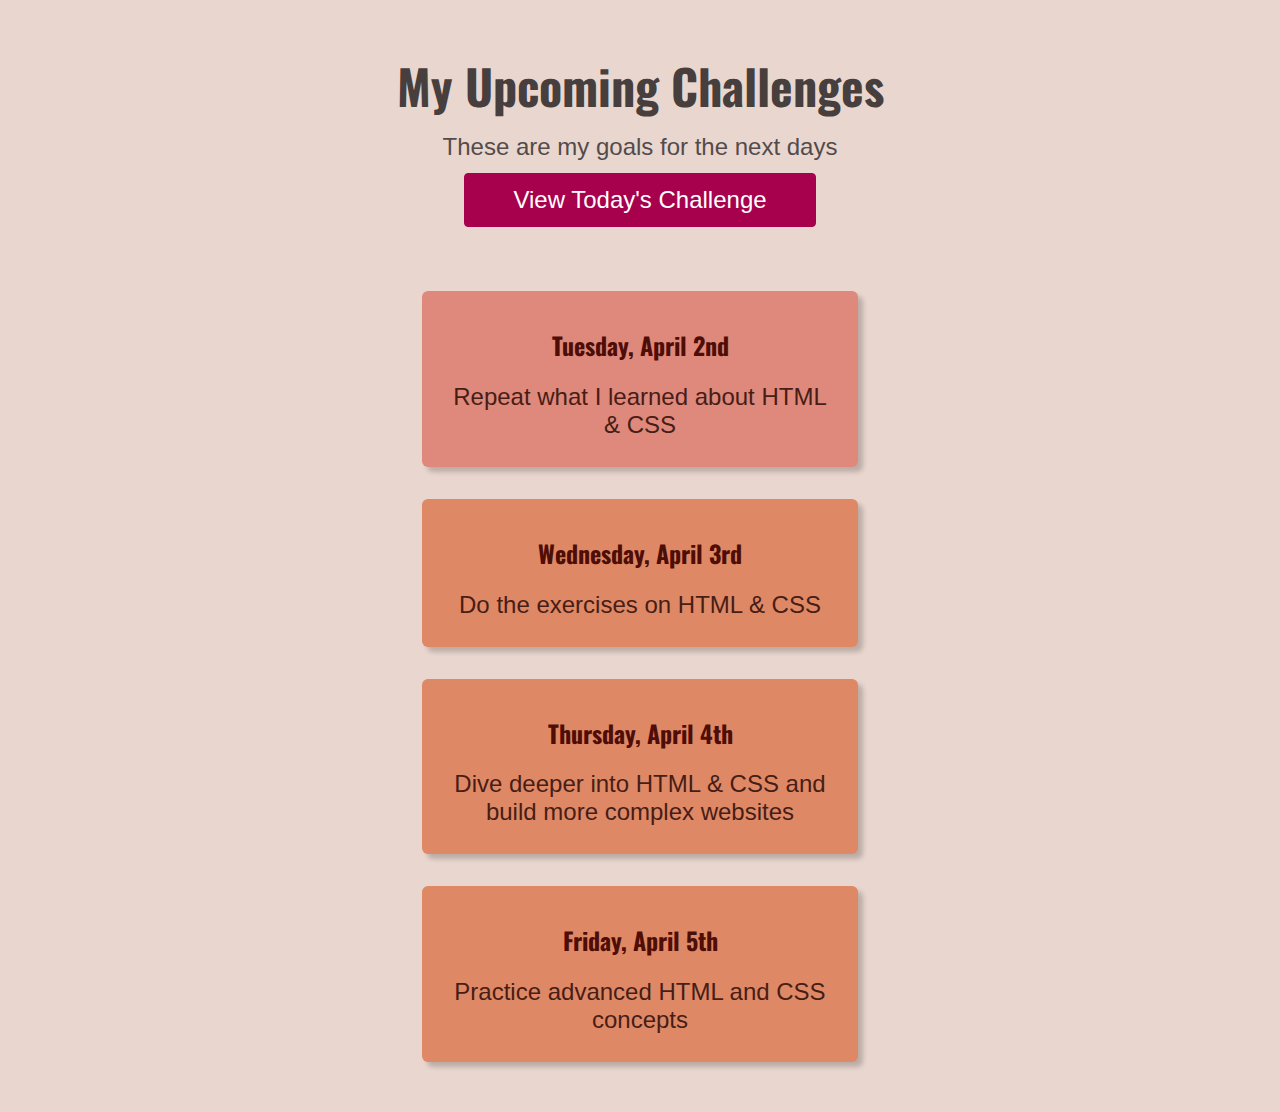
<file: full-week.html>
<!DOCTYPE html>
<html>
  <head>
    <link rel="preconnect" href="https://fonts.googleapis.com" />
    <link rel="preconnect" href="https://fonts.gstatic.com" crossorigin />
    <link
      href="https://fonts.googleapis.com/css2?family=Fira+Sans:ital,wght@1,300&family=Oswald&display=swap"
      rel="stylesheet"
    />
    <link rel="stylesheet" href="styles/shared.css" />
    <link rel="stylesheet" href="styles/full-week.css" />
    <link rel="icon" href="images/favicon.ico" type="image/x-icon">
    <title>My Second Index HTML</title>
  </head>
  <body>
    <header>
      <h1>My Upcoming Challenges</h1>
      <p id="description">These are my goals for the next days</p>
      <a href="index.html">View Today's Challenge</a>
    </header>
    <main>
      <ol>
        <li>
          <h2>Tuesday, April 2nd</h2>
          <p>Repeat what I learned about HTML & CSS</p>
        </li>
        <li class="highlight-goal">
          <h2>Wednesday, April 3rd</h2>
          <p>Do the exercises on HTML & CSS</p>
        </li>
        <li class="highlight-goal">
          <h2>Thursday, April 4th</h2>
          <p>Dive deeper into HTML & CSS and build more complex websites</p>
        </li>
        <li class="highlight-goal">
          <h2>Friday, April 5th</h2>
          <p>Practice advanced HTML and CSS concepts</p>
        </li>
      </ol>
    </main>
  </body>
</html>
</file>
<file: styles/shared.css>
body {
  background-color: rgb(233, 215, 207);
  text-align: center;
  color: rgb(83, 75, 75);
  margin: 50px;
}

h1 {
  font-family: 'Oswald', sans-serif;
}

p {
  font-family: 'Fira-Sans', sans-serif;
  font-size: 24px;
}

a {
  font-family: 'Fira-Sans', sans-serif;
  text-decoration: none;
  color: rgb(167, 1, 78);
}

a:hover {
  text-decoration: underline;
}
</file>
<file: styles/full-week.css>
header {
    margin-bottom: 64px;
}

h1 {
    font-size: 48px;
    color: rgb(71, 62, 62);
    margin: 0;
}

/* header p {
    margin-bottom: 36px;
} */

#description {
    margin: 12px 0;
}

a {
    padding: 12px 48px;
    background-color: rgb(167, 1, 78);
    color: white;
    border: 1px solid rgb(167, 1, 78);  
    border-radius: 4px;
    font-size: 24px;
    display: inline-block;
    margin: 0;
}

a:hover {
    background-color: rgb(180, 12, 90);
    text-decoration: none;
}

ol {
    list-style: none;
    width: 500px;
    margin: 36px auto 0 auto;
    padding: 0;
}

li {
    padding: 16px;
    box-shadow: 5px 5px 5px rgba(0,0,0,0.2);
    margin: 32px;
    background-color: rgb(223, 136, 124);
    border-radius: 6px;
}

h2 {
    color: rgb(78, 13, 5);
    font-family: 'Oswald', sans-serif;

}

/* descendant combinator */

main p {
    margin: 12px;
    color: rgb(71, 29, 22);
}

.highlight-goal {
    background-color: rgb(223, 136, 101);
}
</file>
